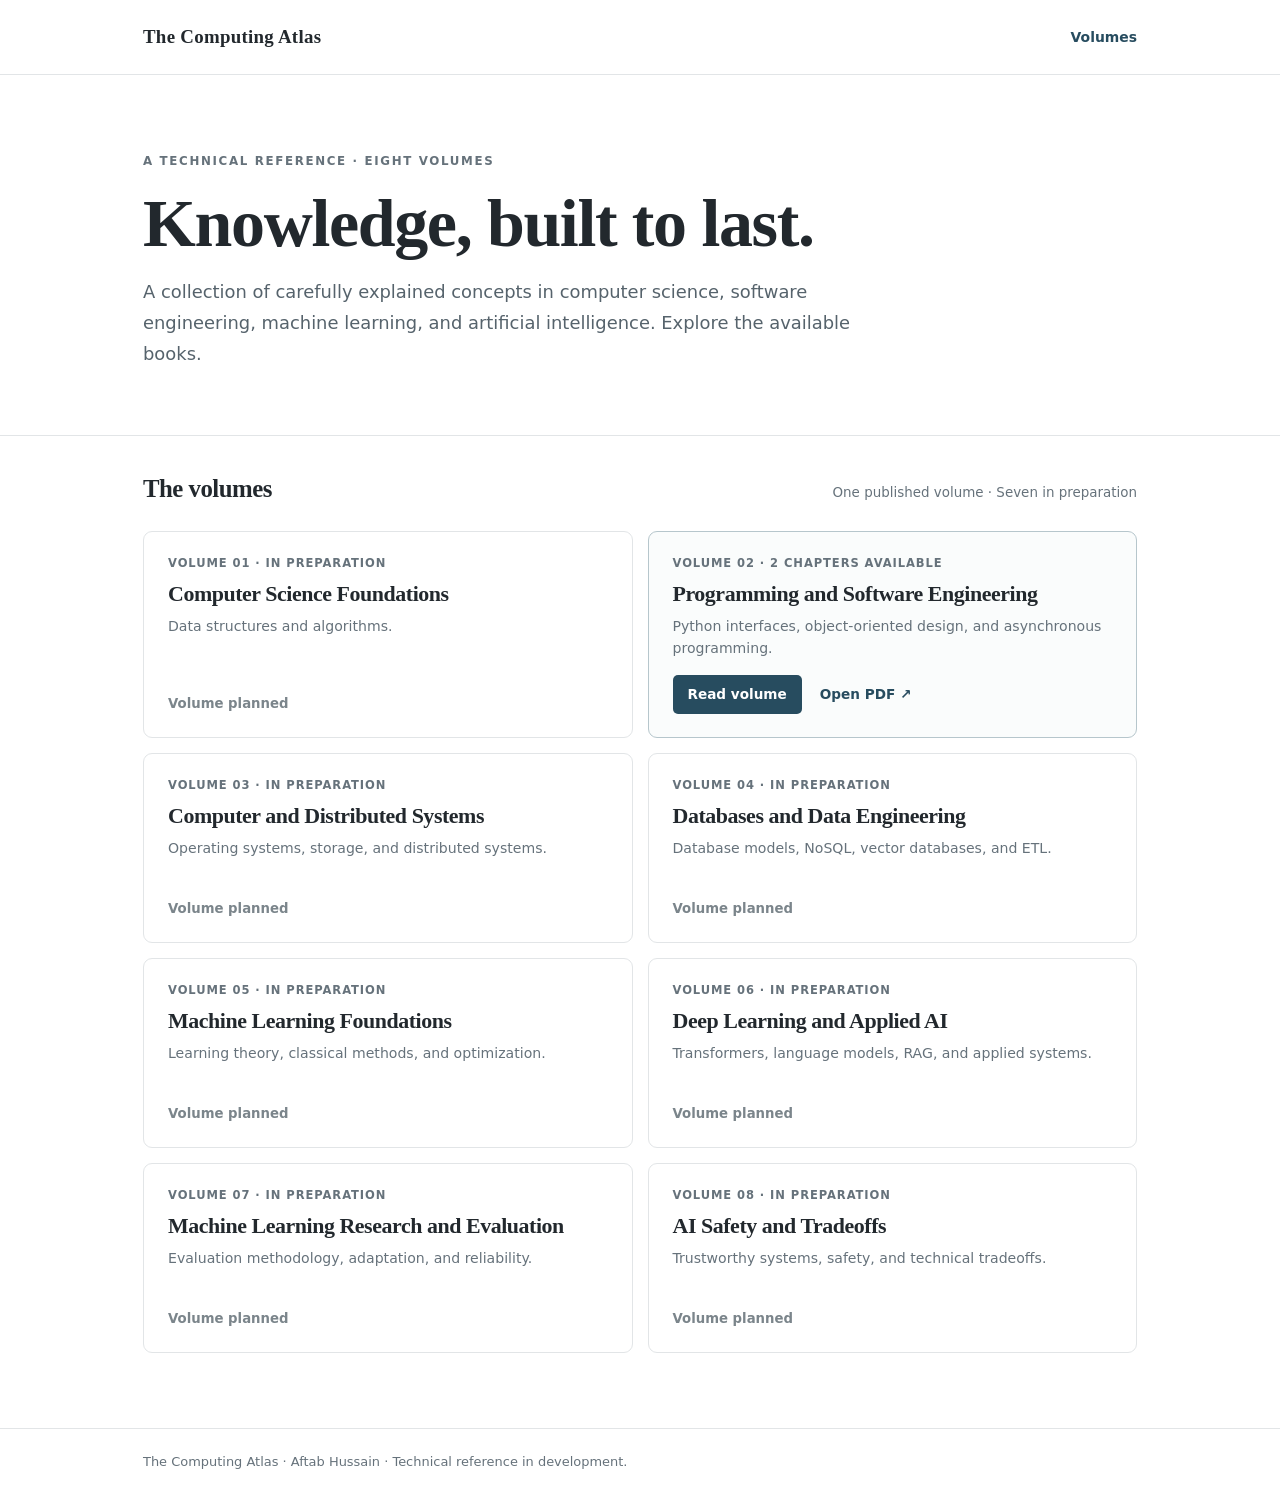
<file: docs/index.html>
<!doctype html>
<html lang="en">
<head>
<meta charset="utf-8"><meta name="viewport" content="width=device-width,initial-scale=1">
<meta name="description" content="The Computing Atlas: a technical reference for computer science, software engineering, and AI.">
<title>The Computing Atlas · A technical library</title>
<link rel="stylesheet" href="assets/style.css">
</head>
<body>
<header><div class="page nav"><a href="index.html" class="brand">The Computing Atlas</a><nav class="nav-links" aria-label="Main navigation"><a href="#volumes">Volumes</a><a id="repo-link" href="#" hidden>Source code ↗</a></nav></div></header>
<main>
<div class="page hero"><div class="eyebrow">A technical reference · Eight volumes</div><h1>Knowledge, built to last.</h1><p class="lead">A collection of carefully explained concepts in computer science, software engineering, machine learning, and artificial intelligence. Explore the available books.</p></div>
<section class="main-section" id="volumes"><div class="page"><div class="section-head"><h2>The volumes</h2><p>One published volume · Seven in preparation</p></div><div class="book-grid">
<article class="book-card"><div><div class="book-overline">Volume 01 · In preparation</div><h3>Computer Science Foundations</h3><p class="desc">Data structures and algorithms.</p></div><div class="book-actions"><span class="planned">Volume planned</span></div></article>
<article class="book-card available"><div><div class="book-overline">Volume 02 · 2 chapters available</div><h3>Programming and Software Engineering</h3><p class="desc">Python interfaces, object-oriented design, and asynchronous programming.</p></div><div class="book-actions"><a class="primary-link" href="read.html?volume=02">Read volume</a><a href="pdfs/02-programming-software-engineering.pdf" target="_blank" rel="noopener">Open PDF ↗</a></div></article>
<article class="book-card"><div><div class="book-overline">Volume 03 · In preparation</div><h3>Computer and Distributed Systems</h3><p class="desc">Operating systems, storage, and distributed systems.</p></div><div class="book-actions"><span class="planned">Volume planned</span></div></article>
<article class="book-card"><div><div class="book-overline">Volume 04 · In preparation</div><h3>Databases and Data Engineering</h3><p class="desc">Database models, NoSQL, vector databases, and ETL.</p></div><div class="book-actions"><span class="planned">Volume planned</span></div></article>
<article class="book-card"><div><div class="book-overline">Volume 05 · In preparation</div><h3>Machine Learning Foundations</h3><p class="desc">Learning theory, classical methods, and optimization.</p></div><div class="book-actions"><span class="planned">Volume planned</span></div></article>
<article class="book-card"><div><div class="book-overline">Volume 06 · In preparation</div><h3>Deep Learning and Applied AI</h3><p class="desc">Transformers, language models, RAG, and applied systems.</p></div><div class="book-actions"><span class="planned">Volume planned</span></div></article>
<article class="book-card"><div><div class="book-overline">Volume 07 · In preparation</div><h3>Machine Learning Research and Evaluation</h3><p class="desc">Evaluation methodology, adaptation, and reliability.</p></div><div class="book-actions"><span class="planned">Volume planned</span></div></article>
<article class="book-card"><div><div class="book-overline">Volume 08 · In preparation</div><h3>AI Safety and Tradeoffs</h3><p class="desc">Trustworthy systems, safety, and technical tradeoffs.</p></div><div class="book-actions"><span class="planned">Volume planned</span></div></article>
</div></div></section></main>
<footer class="foot"><div class="page">The Computing Atlas · Aftab Hussain · Technical reference in development.</div></footer>
<script>
(function(){const match=location.hostname.match(/^([\w-]+)\.github\.io$/);if(match){const repo=location.pathname.split('/').filter(Boolean)[0]||'computing-atlas';let a=document.getElementById('repo-link');a.href='https://github.com/'+encodeURIComponent(match[1])+'/'+encodeURIComponent(repo);a.hidden=false;}})();
</script>
</body></html>
</file>
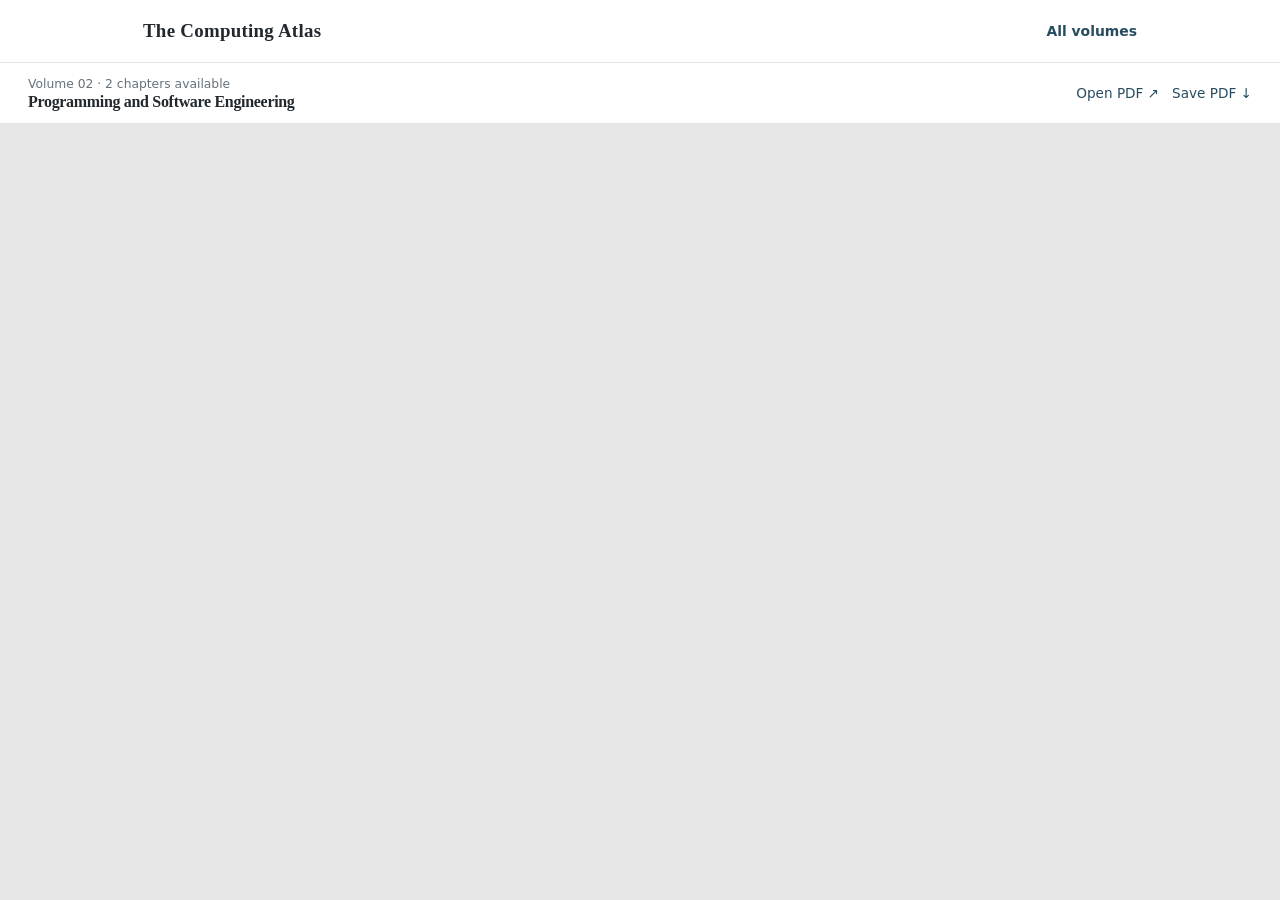
<file: docs/read.html>
<!doctype html>
<html lang="en">
<head><meta charset="utf-8"><meta name="viewport" content="width=device-width,initial-scale=1">
<title>Read · The Computing Atlas</title><link rel="stylesheet" href="assets/style.css"></head>
<body class="reader-page">
<header><div class="page nav"><a class="brand" href="index.html">The Computing Atlas</a><nav class="nav-links" aria-label="Reader navigation"><a href="index.html">All volumes</a></nav></div></header>
<div class="reader-toolbar"><div><div class="reader-meta">Volume 02 · 2 chapters available</div><h1 id="volume-title">Programming and Software Engineering</h1></div><div class="reader-controls"><a id="pdf-link" href="pdfs/02-programming-software-engineering.pdf" target="_blank" rel="noopener">Open PDF ↗</a><a id="download-link" href="pdfs/02-programming-software-engineering.pdf" download>Save PDF ↓</a></div></div>
<iframe class="pdf-frame" id="pdf-viewer" title="PDF reader for Programming and Software Engineering" loading="eager" src="pdfs/02-programming-software-engineering.pdf#toolbar=1&amp;navpanes=1" allow="fullscreen"></iframe>
<noscript><p class="reader-alert">JavaScript is not required to read Volume 02. If the embedded viewer is unavailable, choose <a href="pdfs/02-programming-software-engineering.pdf">Open PDF</a>.</p></noscript>
<script>
(function(){let requested=new URLSearchParams(location.search).get('volume');if(requested && requested!=='02'){document.getElementById('pdf-viewer').remove();const p=document.createElement('p');p.className='reader-alert';p.textContent='This volume is not published yet. Return to the catalog to read Volume 02.';document.body.append(p);document.getElementById('volume-title').textContent='Volume in preparation';document.getElementById('pdf-link').hidden=true;document.getElementById('download-link').hidden=true;}})();
</script></body></html>
</file>
<file: docs/assets/style.css>
:root{--ink:#22282d;--muted:#66727b;--edge:#e2e5e7;--surface:#f8f9fa;--accent:#274c5f;--bg:#fff}
*{box-sizing:border-box}
html{scroll-behavior:smooth}
body{background:var(--bg);color:var(--ink);font-family:system-ui,-apple-system,"Segoe UI",Arial,sans-serif;margin:0;line-height:1.5}
a{color:var(--accent);text-decoration:none}
a:hover{text-decoration:underline}
a:focus-visible,button:focus-visible{outline:3px solid #769db0;outline-offset:3px}
.page{max-width:1050px;margin:0 auto;padding:0 28px}
header{border-bottom:1px solid var(--edge)}
.nav{display:flex;align-items:center;justify-content:space-between;gap:15px;min-height:74px}
.brand{font:700 1.18rem Georgia,"Times New Roman",serif;letter-spacing:.015em;color:var(--ink)}
.nav-links{display:flex;align-items:center;gap:24px;font-size:.87rem;font-weight:600}
.hero{padding-top:78px;padding-bottom:65px}
.eyebrow{font-size:.74rem;text-transform:uppercase;letter-spacing:.14em;font-weight:700;color:var(--muted)}
h1,h2,h3{font-family:Georgia,"Times New Roman",serif;letter-spacing:-.02em;font-weight:600}
h1{font-size:clamp(2.5rem,5.8vw,4.25rem);margin:14px 0;line-height:1.13}
.lead{font-size:1.12rem;max-width:710px;color:#56636c;line-height:1.75;margin:0}
.main-section{border-top:1px solid var(--edge);padding:34px 0 75px}
.section-head{display:flex;justify-content:space-between;align-items:baseline;gap:18px;margin-bottom:24px}
.section-head h2{font-size:1.55rem;margin:0}
.section-head p{margin:0;color:var(--muted);font-size:.84rem}
.book-grid{display:grid;grid-template-columns:repeat(2,minmax(0,1fr));gap:15px}
.book-card{border:1px solid var(--edge);border-radius:9px;min-height:190px;padding:23px 24px;display:flex;flex-direction:column;align-items:flex-start;justify-content:space-between;gap:16px;background:var(--bg)}
.book-card:hover{border-color:#aebdc4}
.book-card.available{border-color:#b6c6cc;background:#fafcfc}
.book-overline{font-size:.72rem;font-weight:700;letter-spacing:.08em;text-transform:uppercase;color:var(--muted)}
.book-card h3{font-size:1.37rem;line-height:1.26;margin:8px 0}
.book-card .desc{color:var(--muted);font-size:.88rem;line-height:1.55;margin:0}
.book-actions{display:flex;align-items:center;gap:18px;flex-wrap:wrap;font-size:.85rem;font-weight:600}
.primary-link{display:inline-block;background:var(--accent);color:white;padding:9px 15px;border-radius:5px;font-weight:600}
.primary-link:hover{color:white;background:#1e3e4d;text-decoration:none}
.planned{color:#7b858b;font-size:.83rem;font-weight:600}
.foot{border-top:1px solid var(--edge);padding:23px 0 36px;color:var(--muted);font-size:.81rem}
.reader-page{height:100vh;display:flex;flex-direction:column;overflow:hidden}
.reader-page .nav{min-height:62px}
.reader-toolbar{display:flex;justify-content:space-between;align-items:center;padding:12px 28px;border-bottom:1px solid var(--edge);gap:15px}
.reader-toolbar h1{font:600 1rem Georgia,"Times New Roman",serif;margin:0}
.reader-meta{font-size:.77rem;color:var(--muted);white-space:nowrap}
.reader-controls{display:flex;gap:13px;font-size:.85rem;white-space:nowrap}
.pdf-frame{border:0;width:100%;flex:1;min-height:0;background:#e7e7e7}
.reader-alert{padding:30px;color:var(--muted)}
@media(max-width:700px){.page{padding:0 18px}.nav{min-height:66px}.nav-links{gap:12px;font-size:.78rem}.hero{padding:49px 0}.book-grid{grid-template-columns:1fr}.section-head{display:block}.section-head p{margin-top:6px}.reader-toolbar{padding:10px 15px;flex-wrap:wrap}.reader-meta{display:none}.reader-toolbar h1{font-size:.9rem}.reader-controls{font-size:.8rem}}
</file>
